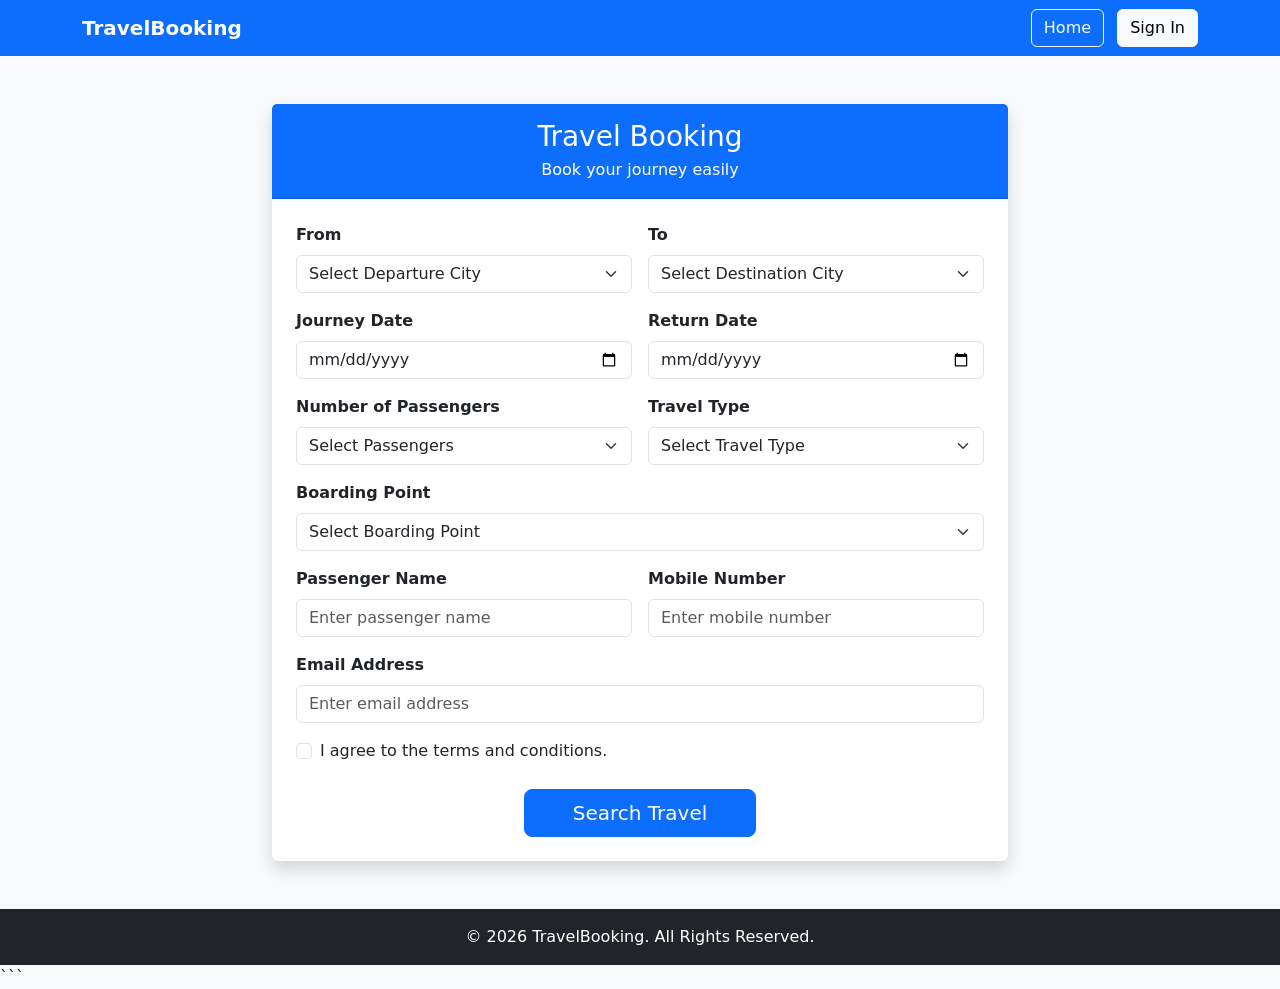
<file: booking.html>
<!DOCTYPE html>
<html lang="en">

<head>
    <meta charset="UTF-8">
    <meta name="viewport" content="width=device-width, initial-scale=1.0">

    <title>TravelBooking</title>

    <!-- Bootstrap CDN -->
    <link href="https://cdn.jsdelivr.net/npm/bootstrap@5.3.3/dist/css/bootstrap.min.css" rel="stylesheet">
</head>

<body class="bg-light">

    <!-- Navbar -->
    <nav class="navbar navbar-dark bg-primary">
        <div class="container">

            <a class="navbar-brand fw-bold" href="#">
                TravelBooking
            </a>

            <div>
                <a href="#" class="btn btn-outline-light me-2">
                    Home
                </a>

                <a href="#" class="btn btn-light">
                    Sign In
                </a>
            </div>

        </div>
    </nav>


    <!-- Booking Section -->
    <div class="container py-5">

        <div class="row justify-content-center">

            <div class="col-lg-8 col-md-10">

                <!-- Booking Card -->
                <div class="card shadow border-0">

                    <div class="card-header bg-primary text-white text-center py-3">

                        <h3 class="mb-1">
                            Travel Booking
                        </h3>

                        <p class="mb-0">
                            Book your journey easily
                        </p>

                    </div>


                    <div class="card-body p-4">

                        <form>

                            <div class="row g-3">

                                <!-- From -->
                                <div class="col-md-6">

                                    <label class="form-label fw-semibold">
                                        From
                                    </label>

                                    <select class="form-select">

                                        <option selected>
                                            Select Departure City
                                        </option>

                                        <option>Delhi</option>
                                        <option>Mumbai</option>
                                        <option>Bangalore</option>
                                        <option>Kolkata</option>
                                        <option>Patna</option>
                                        <option>Bhopal</option>

                                    </select>

                                </div>


                                <!-- To -->
                                <div class="col-md-6">

                                    <label class="form-label fw-semibold">
                                        To
                                    </label>

                                    <select class="form-select">

                                        <option selected>
                                            Select Destination City
                                        </option>

                                        <option>Delhi</option>
                                        <option>Mumbai</option>
                                        <option>Bangalore</option>
                                        <option>Kolkata</option>
                                        <option>Patna</option>
                                        <option>Bhopal</option>

                                    </select>

                                </div>


                                <!-- Journey Date -->
                                <div class="col-md-6">

                                    <label class="form-label fw-semibold">
                                        Journey Date
                                    </label>

                                    <input type="date" class="form-control">

                                </div>


                                <!-- Return Date -->
                                <div class="col-md-6">

                                    <label class="form-label fw-semibold">
                                        Return Date
                                    </label>

                                    <input type="date" class="form-control">

                                </div>


                                <!-- Passengers -->
                                <div class="col-md-6">

                                    <label class="form-label fw-semibold">
                                        Number of Passengers
                                    </label>

                                    <select class="form-select">

                                        <option selected>
                                            Select Passengers
                                        </option>

                                        <option>1 Passenger</option>
                                        <option>2 Passengers</option>
                                        <option>3 Passengers</option>
                                        <option>4 Passengers</option>
                                        <option>5 Passengers</option>
                                        <option>6 Passengers</option>

                                    </select>

                                </div>


                                <!-- Travel Type -->
                                <div class="col-md-6">

                                    <label class="form-label fw-semibold">
                                        Travel Type
                                    </label>

                                    <select class="form-select">

                                        <option selected>
                                            Select Travel Type
                                        </option>

                                        <option>Bus</option>
                                        <option>Train</option>
                                        <option>Flight</option>
                                        <option>Cab</option>

                                    </select>

                                </div>


                                <!-- Boarding Point -->
                                <div class="col-12">

                                    <label class="form-label fw-semibold">
                                        Boarding Point
                                    </label>

                                    <select class="form-select">

                                        <option selected>
                                            Select Boarding Point
                                        </option>

                                        <option>Bus Stand</option>
                                        <option>Railway Station</option>
                                        <option>Airport</option>
                                        <option>City Center</option>

                                    </select>

                                </div>


                                <!-- Passenger Name -->
                                <div class="col-md-6">

                                    <label class="form-label fw-semibold">
                                        Passenger Name
                                    </label>

                                    <input type="text" class="form-control" placeholder="Enter passenger name">

                                </div>


                                <!-- Mobile -->
                                <div class="col-md-6">

                                    <label class="form-label fw-semibold">
                                        Mobile Number
                                    </label>

                                    <input type="tel" class="form-control" placeholder="Enter mobile number">

                                </div>


                                <!-- Email -->
                                <div class="col-12">

                                    <label class="form-label fw-semibold">
                                        Email Address
                                    </label>

                                    <input type="email" class="form-control" placeholder="Enter email address">

                                </div>


                                <!-- Terms -->
                                <div class="col-12">

                                    <div class="form-check">

                                        <input class="form-check-input" type="checkbox" id="terms">

                                        <label class="form-check-label" for="terms">
                                            I agree to the terms and conditions.
                                        </label>

                                    </div>

                                </div>


                                <!-- Button -->
                                <div class="col-12 text-center mt-4">

                                    <button type="submit" class="btn btn-primary btn-lg px-5">
                                        Search Travel
                                    </button>

                                </div>

                            </div>

                        </form>

                    </div>

                </div>

            </div>

        </div>

    </div>


    <!-- Footer -->
    <footer class="bg-dark text-white text-center py-3">

        <p class="mb-0">
            © 2026 TravelBooking. All Rights Reserved.
        </p>

    </footer>


    <!-- Bootstrap JS -->
    <script src="https://cdn.jsdelivr.net/npm/bootstrap@5.3.3/dist/js/bootstrap.bundle.min.js"></script>

</body>

</html>
```
</file>
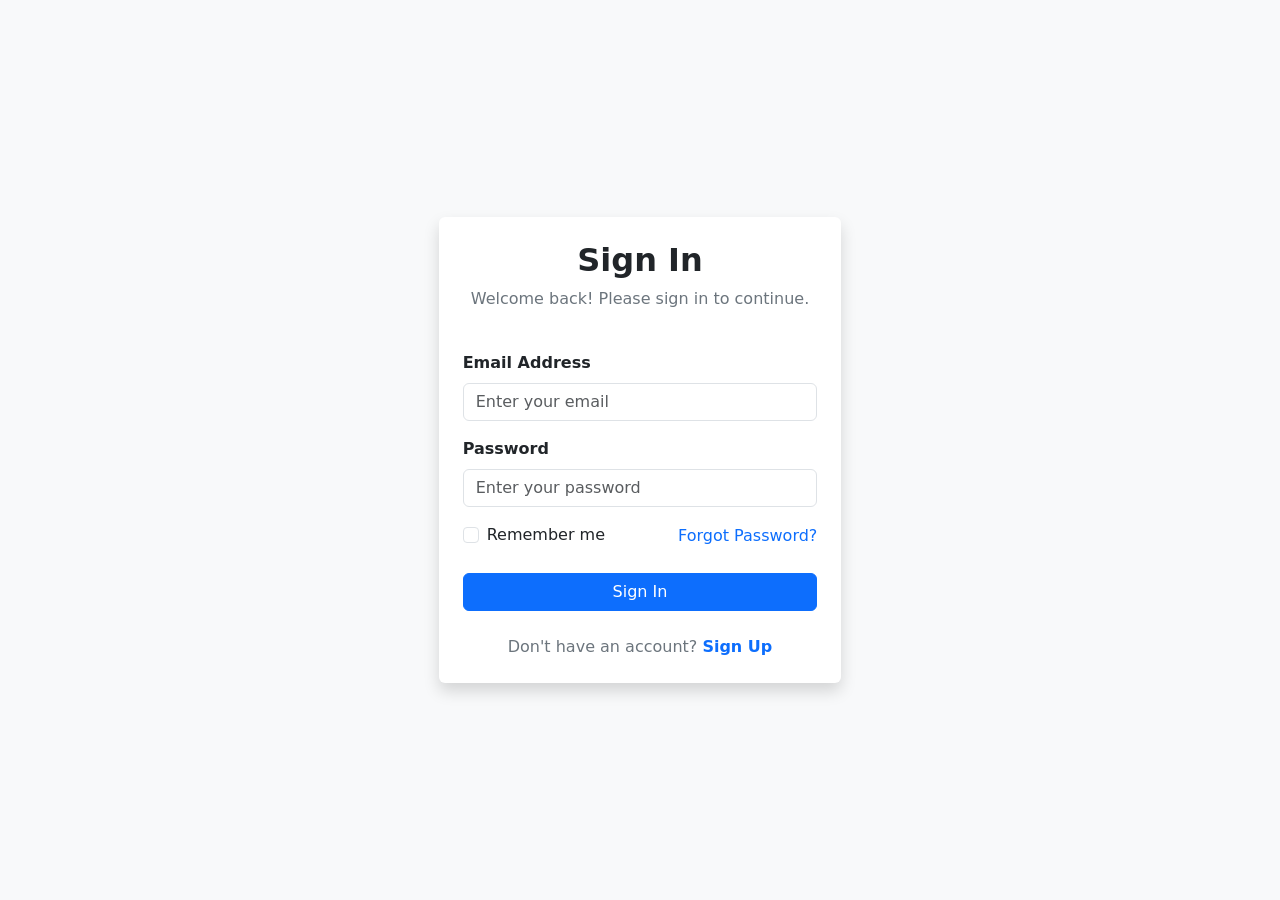
<file: signin.html>
<!DOCTYPE html>
<html lang="en">

<head>
    <meta charset="UTF-8">
    <meta name="viewport" content="width=device-width, initial-scale=1.0">

    <title>Sign In</title>

    <!-- Bootstrap CSS -->
    <link href="https://cdn.jsdelivr.net/npm/bootstrap@5.3.3/dist/css/bootstrap.min.css" rel="stylesheet">
</head>

<body>

    <div class="container-fluid min-vh-100 bg-light">

        <div class="row min-vh-100 justify-content-center align-items-center">

            <div class="col-11 col-sm-8 col-md-6 col-lg-4">

                <!-- Sign In Card -->
                <div class="card shadow border-0 p-4">

                    <div class="text-center mb-4">
                        <h2 class="fw-bold">Sign In</h2>
                        <p class="text-secondary">
                            Welcome back! Please sign in to continue.
                        </p>
                    </div>

                    <form>

                        <!-- Email -->
                        <div class="mb-3">
                            <label class="form-label fw-semibold">
                                Email Address
                            </label>

                            <input type="email" class="form-control" placeholder="Enter your email" required>
                        </div>

                        <!-- Password -->
                        <div class="mb-3">
                            <label class="form-label fw-semibold">
                                Password
                            </label>

                            <input type="password" class="form-control" placeholder="Enter your password" required>
                        </div>

                        <!-- Remember + Forgot -->
                        <div class="d-flex justify-content-between align-items-center mb-4">

                            <div class="form-check">
                                <input class="form-check-input" type="checkbox" id="remember">

                                <label class="form-check-label" for="remember">
                                    Remember me
                                </label>
                            </div>

                            <a href="#" class="text-decoration-none">
                                Forgot Password?
                            </a>

                        </div>

                        <!-- Button -->
                        <button type="submit" class="btn btn-primary w-100">
                            Sign In
                        </button>

                    </form>

                    <!-- Sign Up -->
                    <div class="text-center mt-4">

                        <span class="text-secondary">
                            Don't have an account?
                        </span>

                        <a href="#" class="text-decoration-none fw-semibold">
                            Sign Up
                        </a>

                    </div>

                </div>

            </div>

        </div>

    </div>

</body>

</html>
</file>
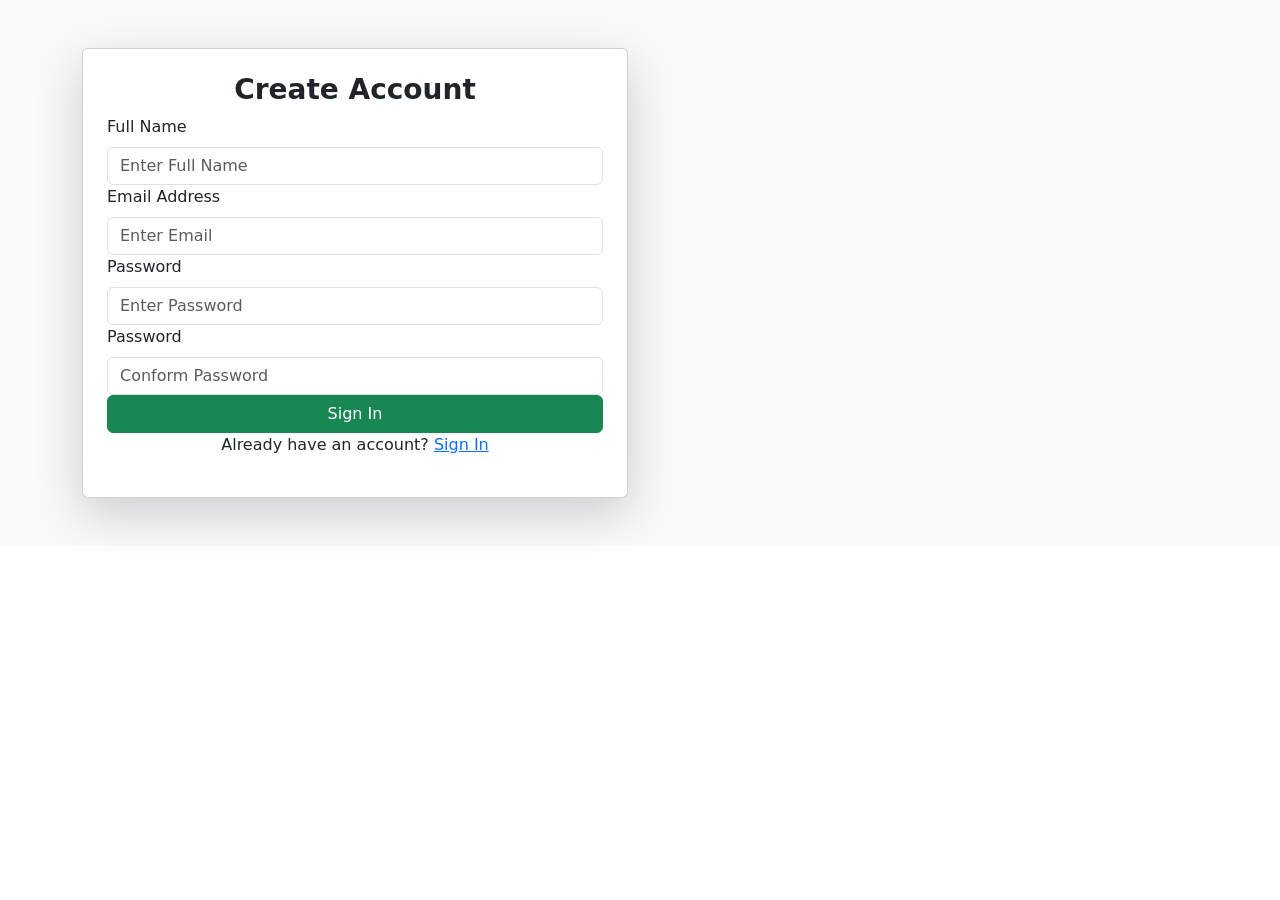
<file: signup.html>
<!DOCTYPE html>
<html lang="en">

<head>
    <meta charset="UTF-8">
    <meta name="viewport" content="width=device-width, initial-scale=1.0">
    <title>Document</title>
    <link href="https://cdn.jsdelivr.net/npm/bootstrap@5.3.8/dist/css/bootstrap.min.css" rel="stylesheet">
    <!-- <link rel="stylesheet" href="css/style.css"> -->
</head>

<body>

    <section class="py-5 bg-light">
        <div class="container">
            <div class="row justify =-content-center">


                <div class="col-12 col-md-8 col-lg-6">
                    <div class="card shadow-lg p-4 rounder-4">
                        <h3 class="text-center fw-bold md-4">Create Account</h3>

                        <form>
                            <div class="md-3">
                                <label class="form-label">Full Name</label>
                                <input type="text" class="form-control" placeholder="Enter Full Name">
                            </div>


                            <form>
                                <div class="md-3">
                                    <label class="form-label">Email Address</label>
                                    <input type="email" class="form-control" placeholder="Enter Email">
                                </div>

                                <form>
                                    <div class="md-3">
                                        <label class="form-label">Password</label>
                                        <input type="password" class="form-control" placeholder="Enter Password">
                                    </div>


                                    <form>
                                        <div class="md-3">
                                            <label class="form-label">Password</label>
                                            <input type="password" class="form-control" placeholder="Conform Password">
                                        </div>

                                        <button type="submit" class="btn btn-success w-100">
                                            Sign In
                                        </button>


                                        <p class="text-center mb-3">
                                            Already have an account? <a href="loging.html">Sign In</a>
                                        </p>
                                    </form>
                    </div>
                </div>
            </div>
        </div>
    </section>


    <script src="https://cdn.jsdelivr.net/npm/bootstrap@5.3.8/dist/js/bootstrap.bundle.min.js"></script>

</body>

</html>
</file>
